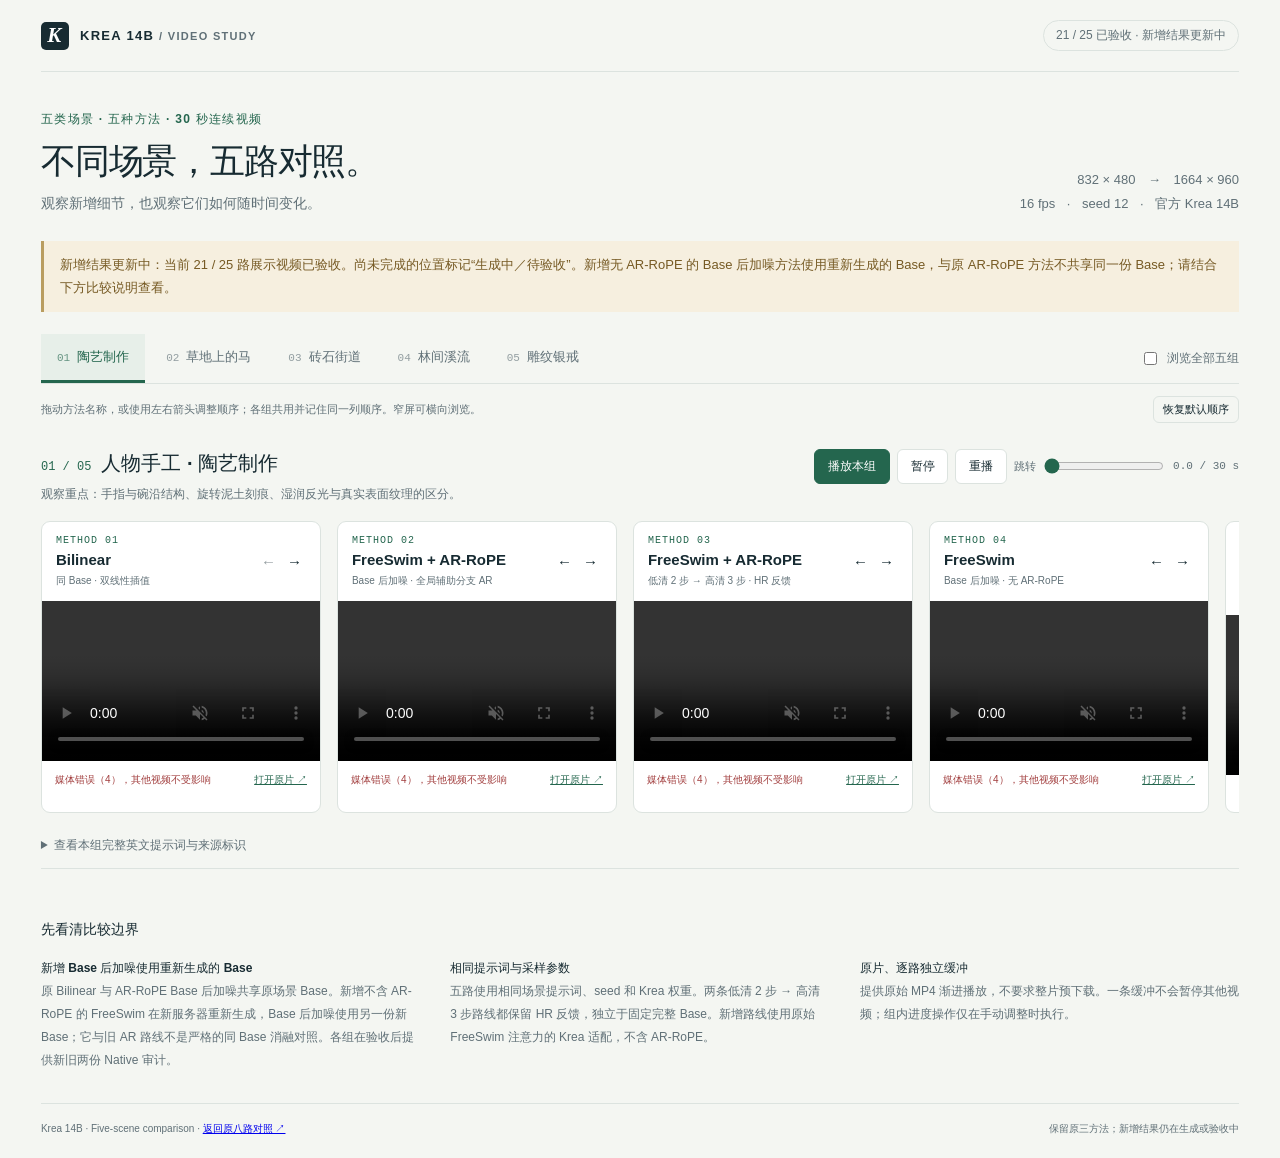
<file: five-scenes-20261026/index.html>
<!doctype html>
<html lang="zh-CN">
<head>
  <meta charset="utf-8">
  <meta name="viewport" content="width=device-width, initial-scale=1">
  <meta name="description" content="Krea 14B 五场景、五种方法视频对照：Bilinear、FreeSwim 与 AR-RoPE 的 Base 后加噪及低清到高清路线。">
  <title>Krea 14B · 五场景五方法对照</title>
  <link rel="stylesheet" href="./viewer.css">
  <script type="module" src="./viewer.mjs"></script>
</head>
<body>
  <header class="masthead">
    <div class="brand"><span class="brand-mark" aria-hidden="true">K</span><span>KREA 14B <span class="brand-caption">/ VIDEO STUDY</span></span></div>
    <span class="status-badge" id="page-status">正在读取实验清单</span>
  </header>
  <main>
    <section class="intro" aria-labelledby="page-title">
      <div><p class="eyebrow">五类场景 · 五种方法 · 30 秒连续视频</p><h1 id="page-title">不同场景，五路对照。</h1><p class="intro-copy">观察新增细节，也观察它们如何随时间变化。</p></div>
      <div class="specifications" aria-label="实验目标规格"><span>832 × 480 <b>→</b> 1664 × 960</span><span>16 fps <i>·</i> seed 12 <i>·</i> 官方 Krea 14B</span></div>
    </section>
    <div id="preparation-notice" class="notice" role="status" hidden></div>
    <section class="workspace" aria-label="视频对照">
      <div class="scene-toolbar">
        <nav id="scene-tabs" aria-label="选择场景"></nav>
        <label class="all-toggle"><input type="checkbox" id="show-all"> 浏览全部五组</label>
      </div>
      <div class="order-help"><span>拖动方法名称，或使用左右箭头调整顺序；各组共用并记住同一列顺序。窄屏可横向浏览。</span><button type="button" id="reset-order">恢复默认顺序</button></div>
      <div id="scene-groups"></div>
    </section>
    <section class="comparison-note" aria-labelledby="comparison-title">
      <h2 id="comparison-title">先看清比较边界</h2>
      <div><p><strong>新增 Base 后加噪使用重新生成的 Base</strong><br>原 Bilinear 与 AR-RoPE Base 后加噪共享原场景 Base。新增不含 AR-RoPE 的 FreeSwim 在新服务器重新生成，Base 后加噪使用另一份新 Base；它与旧 AR 路线不是严格的同 Base 消融对照。各组在验收后提供新旧两份 Native 审计。</p><p><strong>相同提示词与采样参数</strong><br>五路使用相同场景提示词、seed 和 Krea 权重。两条低清 2 步 → 高清 3 步路线都保留 HR 反馈，独立于固定完整 Base。新增路线使用原始 FreeSwim 注意力的 Krea 适配，不含 AR-RoPE。</p><p><strong>原片、逐路独立缓冲</strong><br>提供原始 MP4 渐进播放，不要求整片预下载。一条缓冲不会暂停其他视频；组内进度操作仅在手动调整时执行。</p></div>
    </section>
  </main>
  <footer><span>Krea 14B · Five-scene comparison · <a href="../">返回原八路对照 ↗</a></span><span id="footer-status">正在核对本轮媒体清单</span></footer>
  <div id="announcement" class="sr-only" aria-live="polite"></div>
  <noscript><p class="notice">此对照页需要 JavaScript 读取实验清单与播放控件。不会自动显示其他实验视频。</p></noscript>
</body>
</html>
</file>
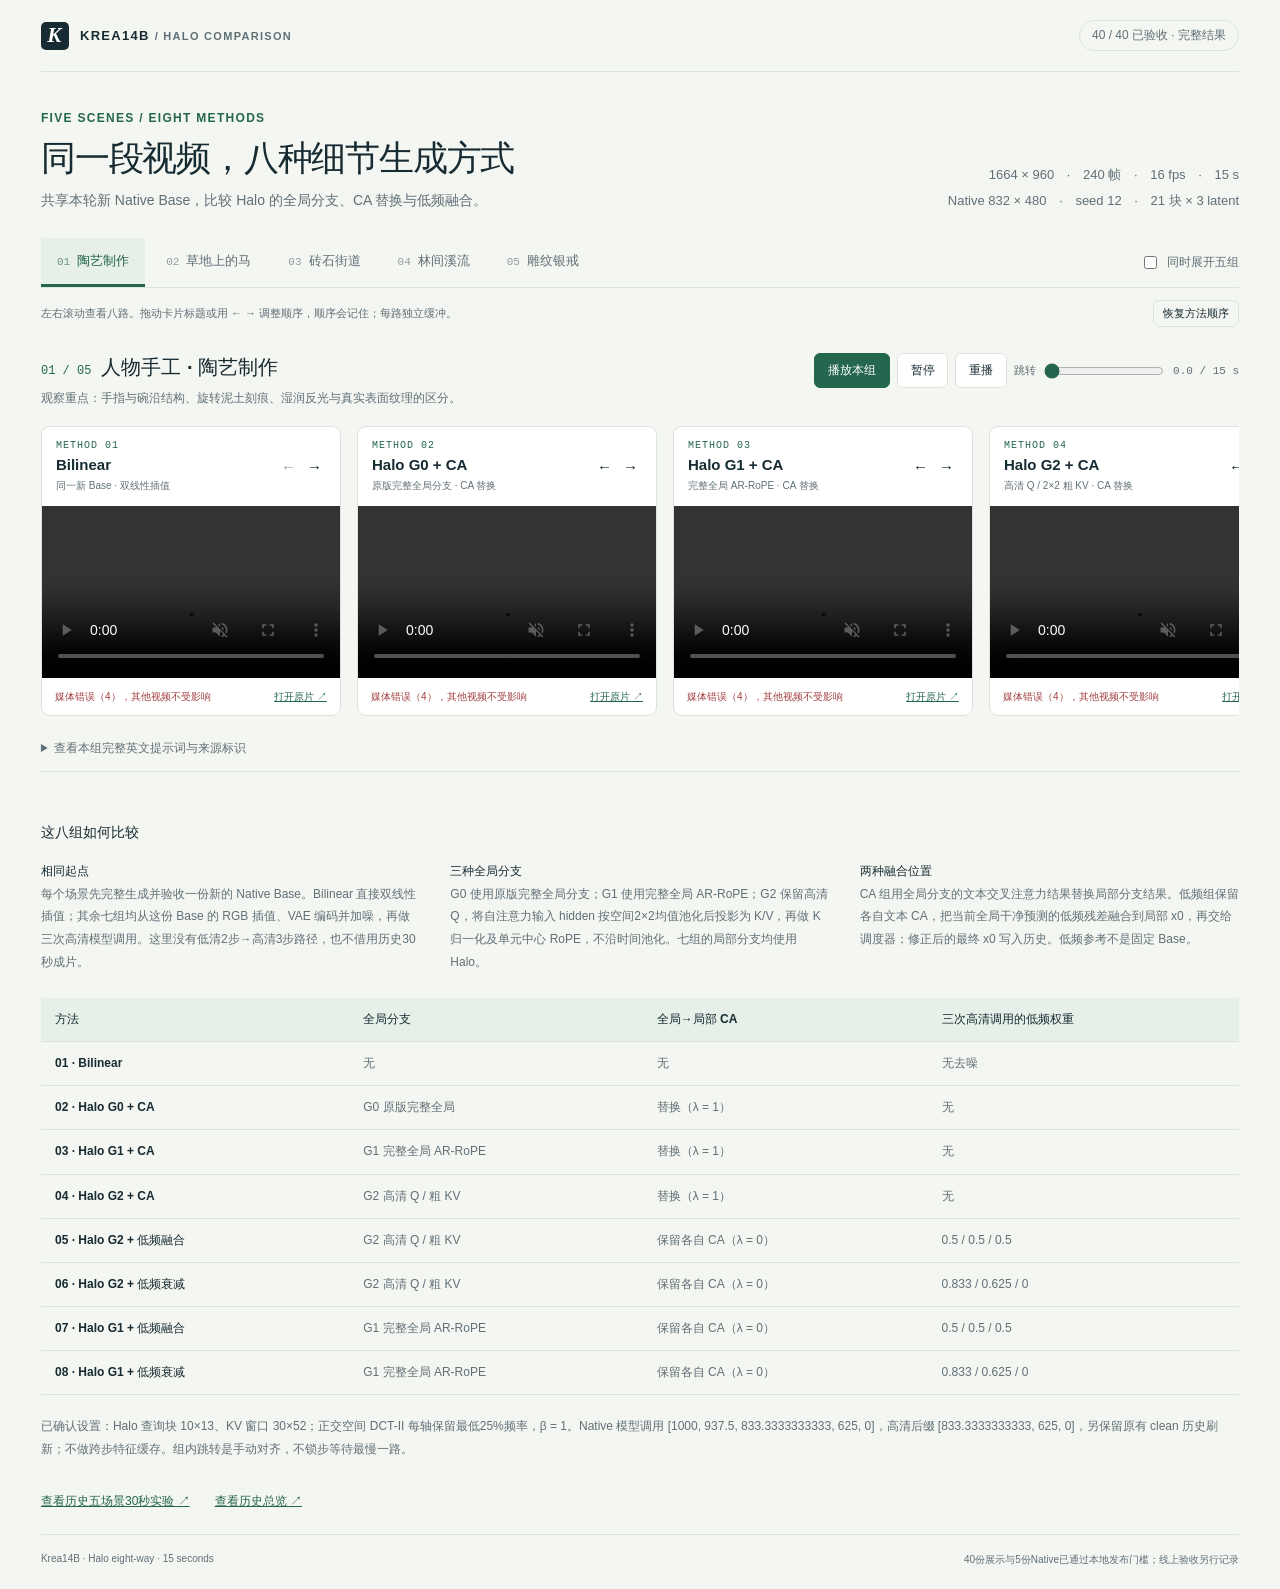
<file: halo-eight-15s-20261103/index.html>
<!doctype html>
<html lang="zh-CN">
<head>
  <meta charset="utf-8">
  <meta name="viewport" content="width=device-width, initial-scale=1">
  <meta name="description" content="Krea14B 五场景八方法15秒对比：共享新Native Base、Halo全局分支与低频融合。">
  <title>Krea14B · 五场景八方法 · 15秒对比</title>
  <link rel="stylesheet" href="./viewer.css">
  <script type="module" src="./viewer.mjs"></script>
</head>
<body>
  <header class="masthead">
    <div class="brand"><span class="brand-mark" aria-hidden="true">K</span><span>KREA14B <span class="brand-caption"> / HALO COMPARISON</span></span></div>
    <span class="status-badge" id="page-status">读取实验清单…</span>
  </header>
  <main>
    <section class="intro">
      <div><p class="eyebrow">FIVE SCENES / EIGHT METHODS</p><h1>同一段视频，八种细节生成方式</h1><p class="intro-copy">共享本轮新 Native Base，比较 Halo 的全局分支、CA 替换与低频融合。</p></div>
      <div class="specifications"><span>1664 × 960 <b>·</b> 240 帧 <b>·</b> 16 fps <b>·</b> 15 s</span><span>Native 832 × 480 <b>·</b> seed 12 <b>·</b> 21 块 × 3 latent</span></div>
    </section>
    <p class="notice" id="preparation-notice">正在核对实验清单与已验收原片。未完成的视频会保留待完成状态。</p>
    <section id="partial-publication-summary" class="publication-progress" aria-label="部分结果进度" hidden>
      <div><span>可播放展示</span><strong id="display-ready-count">—</strong></div>
      <div><span>已验收 Native</span><strong id="native-ready-count">—</strong></div>
      <div><span>尚未接入展示</span><strong id="pending-display-count">—</strong></div>
      <p>更新于 <time id="publication-updated"></time><br><a id="partial-report-link">查看本次部分结果验收汇总 ↗</a></p>
    </section>
    <nav class="scene-toolbar" aria-label="选择场景"><div id="scene-tabs"></div><label class="all-toggle"><input id="show-all" type="checkbox">同时展开五组</label></nav>
    <div class="order-help"><span>左右滚动查看八路。拖动卡片标题或用 ← → 调整顺序，顺序会记住；每路独立缓冲。</span><button type="button" id="reset-order">恢复方法顺序</button></div>
    <div id="scene-groups"></div>
    <section class="comparison-note" aria-labelledby="comparison-heading">
      <h2 id="comparison-heading">这八组如何比较</h2>
      <div>
        <p><strong>相同起点</strong><br>每个场景先完整生成并验收一份新的 Native Base。Bilinear 直接双线性插值；其余七组均从这份 Base 的 RGB 插值、VAE 编码并加噪，再做三次高清模型调用。这里没有低清2步→高清3步路径，也不借用历史30秒成片。</p>
        <p><strong>三种全局分支</strong><br>G0 使用原版完整全局分支；G1 使用完整全局 AR-RoPE；G2 保留高清 Q，将自注意力输入 hidden 按空间2×2均值池化后投影为 K/V，再做 K 归一化及单元中心 RoPE，不沿时间池化。七组的局部分支均使用 Halo。</p>
        <p><strong>两种融合位置</strong><br>CA 组用全局分支的文本交叉注意力结果替换局部分支结果。低频组保留各自文本 CA，把当前全局干净预测的低频残差融合到局部 x0，再交给调度器；修正后的最终 x0 写入历史。低频参考不是固定 Base。</p>
      </div>
      <div class="table-scroll" tabindex="0" aria-label="八组方法定义，可横向滚动">
        <table><thead><tr><th>方法</th><th>全局分支</th><th>全局→局部 CA</th><th>三次高清调用的低频权重</th></tr></thead><tbody>
          <tr><th>01 · Bilinear</th><td>无</td><td>无</td><td>无去噪</td></tr>
          <tr><th>02 · Halo G0 + CA</th><td>G0 原版完整全局</td><td>替换（λ = 1）</td><td>无</td></tr>
          <tr><th>03 · Halo G1 + CA</th><td>G1 完整全局 AR-RoPE</td><td>替换（λ = 1）</td><td>无</td></tr>
          <tr><th>04 · Halo G2 + CA</th><td>G2 高清 Q / 粗 KV</td><td>替换（λ = 1）</td><td>无</td></tr>
          <tr><th>05 · Halo G2 + 低频融合</th><td>G2 高清 Q / 粗 KV</td><td>保留各自 CA（λ = 0）</td><td>0.5 / 0.5 / 0.5</td></tr>
          <tr><th>06 · Halo G2 + 低频衰减</th><td>G2 高清 Q / 粗 KV</td><td>保留各自 CA（λ = 0）</td><td>0.833 / 0.625 / 0</td></tr>
          <tr><th>07 · Halo G1 + 低频融合</th><td>G1 完整全局 AR-RoPE</td><td>保留各自 CA（λ = 0）</td><td>0.5 / 0.5 / 0.5</td></tr>
          <tr><th>08 · Halo G1 + 低频衰减</th><td>G1 完整全局 AR-RoPE</td><td>保留各自 CA（λ = 0）</td><td>0.833 / 0.625 / 0</td></tr>
        </tbody></table>
      </div>
      <p class="protocol-note">已确认设置：Halo 查询块 10×13、KV 窗口 30×52；正交空间 DCT-II 每轴保留最低25%频率，β = 1。Native 模型调用 [1000, 937.5, 833.3333333333, 625, 0]，高清后缀 [833.3333333333, 625, 0]，另保留原有 clean 历史刷新；不做跨步特征缓存。组内跳转是手动对齐，不锁步等待最慢一路。</p>
    </section>
    <aside class="history-links" aria-label="历史实验"><a href="../five-scenes-20261026/">查看历史五场景30秒实验 ↗</a><a href="../">查看历史总览 ↗</a></aside>
  </main>
  <footer><span>Krea14B · Halo eight-way · 15 seconds</span><span id="footer-status">待生成 / 待验收</span></footer>
  <p id="announcement" class="sr-only" role="status" aria-live="polite"></p>
</body>
</html>
</file>
<file: five-scenes-20261026/viewer.css>
:root{color-scheme:light;--ink:#172b32;--muted:#607077;--line:#dce3df;--paper:#f4f6f2;--white:#fff;--accent:#24664e;--soft:#e7efe9;--amber:#765a24;font-family:Inter,"Segoe UI","Microsoft YaHei",sans-serif;font-synthesis:none}
*{box-sizing:border-box}body{margin:0;background:var(--paper);color:var(--ink)}button,input,select{font:inherit}button{cursor:pointer}button:disabled,input:disabled{cursor:not-allowed;opacity:.45}button:focus-visible,input:focus-visible,summary:focus-visible,a:focus-visible{outline:3px solid #77ab91;outline-offset:3px}button{border:1px solid var(--line);border-radius:6px;background:var(--white);color:var(--ink);padding:.5rem .8rem}button:hover:not(:disabled){background:var(--soft)}[hidden]{display:none!important}.masthead{min-height:72px;margin:0 3.2vw;display:flex;align-items:center;justify-content:space-between;border-bottom:1px solid var(--line);gap:1rem}.brand{display:flex;align-items:center;gap:11px;font-size:13px;font-weight:750;letter-spacing:1.3px}.brand-mark{display:grid;place-items:center;background:var(--ink);color:white;width:28px;height:28px;border-radius:5px;font:italic bold 21px Georgia}.brand-caption{color:var(--muted);font-size:11px}.status-badge{border:1px solid var(--line);border-radius:30px;padding:6px 12px;color:var(--muted);font-size:12px}main{margin:0 auto;padding:0 3.2vw;max-width:1920px}.intro{display:flex;align-items:flex-end;justify-content:space-between;gap:30px;padding:39px 0 28px}.eyebrow{color:var(--accent);font-size:12px;font-weight:650;letter-spacing:1.3px;margin:0 0 13px}h1{font-size:clamp(26px,2.7vw,42px);line-height:1.2;letter-spacing:-1.2px;margin:0;font-weight:650}.intro-copy{color:var(--muted);margin:13px 0 0;font-size:14px}.specifications{display:grid;gap:8px;font-size:13px;text-align:right;white-space:nowrap;color:var(--muted)}.specifications b{margin:0 9px;font-weight:400}.specifications i{font-style:normal;margin:0 8px}.notice{padding:13px 16px;border-left:3px solid #b99d60;background:#f6efdf;color:var(--amber);font-size:13px;line-height:1.7;margin:0 0 22px}.scene-toolbar{display:flex;align-items:center;justify-content:space-between;gap:18px;border-bottom:1px solid var(--line)}#scene-tabs{display:flex;gap:5px;flex-wrap:wrap}.scene-tab{border:0;border-bottom:3px solid transparent;border-radius:0;background:transparent;padding:14px 16px;font-size:13px;color:var(--muted)}.scene-tab[aria-current="true"]{color:var(--accent);border-bottom-color:var(--accent);font-weight:650;background:var(--soft)}.scene-tab .tab-number{font:11px ui-monospace,monospace;opacity:.65;margin-right:7px}.all-toggle{display:flex;align-items:center;gap:7px;font-size:12px;white-space:nowrap;color:var(--muted);padding:12px 0}.all-toggle input{accent-color:var(--accent)}.order-help{display:flex;justify-content:space-between;align-items:center;gap:20px;color:var(--muted);font-size:11px;padding:12px 0 8px}.order-help button{font-size:11px;padding:5px 9px;background:transparent}.scene-group{padding:18px 0 28px}.scene-heading{display:flex;align-items:flex-start;justify-content:space-between;gap:20px;margin-bottom:17px}.scene-heading h2{font-size:20px;line-height:1.4;margin:0 0 7px;font-weight:650}.scene-index{font:12px ui-monospace,monospace;color:var(--accent);margin-right:10px}.observation{color:var(--muted);font-size:12px;line-height:1.7;margin:0;max-width:780px}.group-controls{display:flex;align-items:center;justify-content:flex-end;gap:7px;flex-wrap:wrap}.group-controls button{font-size:12px;white-space:nowrap}.group-controls .primary{background:var(--accent);color:#fff;border-color:var(--accent)}.group-controls .primary:hover:not(:disabled){background:#1b513e}.group-controls label{color:var(--muted);font-size:11px;display:flex;align-items:center;gap:6px}.group-controls input{accent-color:var(--accent);width:120px;max-width:20vw}.time-label{font:11px ui-monospace,monospace;color:var(--muted);min-width:58px}.video-grid{display:grid;grid-template-columns:repeat(5,minmax(280px,1fr));gap:16px;overflow-x:auto;padding-bottom:8px}.video-card{background:var(--white);border:1px solid var(--line);border-radius:9px;overflow:hidden;min-width:0}.card-header{padding:13px 14px;display:flex;align-items:center;justify-content:space-between;gap:5px;min-height:77px;cursor:grab}.card-header:active{cursor:grabbing}.method-label{min-width:0}.method-number{display:block;font:10px ui-monospace,monospace;letter-spacing:1px;color:var(--accent);margin-bottom:5px}.card-header h3{font-size:15px;font-weight:650;line-height:1.2;margin:0 0 5px}.subtitle{font-size:10px;color:var(--muted);line-height:1.4;margin:0}.move-controls{display:flex;gap:3px;flex-shrink:0}.move-controls button{padding:3px;width:23px;height:25px;font-size:15px;border-color:transparent;background:transparent}.move-controls button:hover:not(:disabled){border-color:var(--line)}.media-frame{aspect-ratio:26/15;background:#17252c;display:flex;align-items:center;justify-content:center;position:relative;overflow:hidden}.media-frame video{display:block;width:100%;height:100%;object-fit:contain;background:#111;aspect-ratio:26/15}.pending{display:flex;align-items:center;flex-direction:column;padding:24px;text-align:center;color:#a4b4b7;font-size:12px;line-height:1.7}.pending .pending-icon{font-size:22px;color:#809a91;margin-bottom:9px}.pending strong{font-weight:500;color:#d3deda;font-size:14px}.card-footer{display:flex;align-items:center;justify-content:space-between;gap:10px;min-height:37px;padding:9px 13px;font-size:10px;color:var(--muted);line-height:1.5}.card-footer a{color:var(--accent)}.media-status.error{color:#a23f3f}.video-card.drag-over{outline:2px solid var(--accent);outline-offset:2px}.prompt-details{margin:16px 0 0;color:var(--muted);font-size:12px;border-bottom:1px solid var(--line);padding-bottom:14px}.prompt-details summary{cursor:pointer;list-style-position:inside}.prompt-body{margin:13px 0 5px;line-height:1.8;max-width:1100px}.prompt-hash{font:10px ui-monospace,monospace;overflow-wrap:anywhere;opacity:.75}.comparison-note{padding:24px 0 32px}.comparison-note h2{font-size:14px;margin:0 0 18px;font-weight:650}.comparison-note>div{display:grid;grid-template-columns:repeat(3,minmax(0,1fr));gap:30px}.comparison-note p{font-size:12px;line-height:1.9;color:var(--muted);margin:0}.comparison-note strong{color:var(--ink);font-weight:600}footer{margin:0 3.2vw;padding:18px 0 22px;border-top:1px solid var(--line);display:flex;justify-content:space-between;gap:18px;color:var(--muted);font-size:10px}.sr-only{position:absolute;width:1px;height:1px;padding:0;margin:-1px;overflow:hidden;clip:rect(0,0,0,0);white-space:nowrap;border:0}
@media(min-width:1600px){.subtitle{font-size:12px}.card-header h3{font-size:18px}.card-header{padding:17px}.scene-heading h2{font-size:23px}}
@media(max-width:1100px){.scene-toolbar{align-items:flex-start;flex-direction:column;gap:0}.all-toggle{padding:8px 0}.scene-heading{flex-direction:column;gap:14px}.group-controls{justify-content:flex-start}.intro{gap:12px}.specifications{font-size:11px}.video-grid{gap:10px}.card-header{padding:11px 9px}.card-header h3{font-size:13px}.move-controls{flex-direction:column}.move-controls button{height:19px;font-size:12px}.subtitle{font-size:10px}}
@media(max-width:760px){.masthead{min-height:63px}.brand-caption{display:none}.intro{display:block;padding:29px 0 22px}.specifications{text-align:left;margin-top:19px;gap:5px;font-size:12px}.status-badge{font-size:10px;padding:5px 8px}.scene-tab{padding:11px 10px;font-size:12px}.video-grid{grid-template-columns:1fr;gap:18px}.card-header{min-height:73px;padding:13px 15px}.card-header h3{font-size:16px}.subtitle{font-size:12px}.move-controls{flex-direction:row}.move-controls button{height:29px;width:28px;font-size:16px}.order-help{align-items:flex-start;gap:14px;line-height:1.7}.order-help>span{max-width:68%}.order-help button{white-space:nowrap}.scene-heading h2{font-size:19px}.group-controls{width:100%}.group-controls input{max-width:unset;width:110px}.comparison-note>div{grid-template-columns:1fr;gap:17px}footer{flex-direction:column;gap:8px}.media-frame video{max-height:none}.scene-group{padding-top:15px}.prompt-details{line-height:1.8}}
@media(prefers-reduced-motion:reduce){*{scroll-behavior:auto!important}}
</file>
<file: halo-eight-15s-20261103/viewer.css>
:root{color-scheme:light;--ink:#172b32;--muted:#607077;--line:#dce3df;--paper:#f4f6f2;--white:#fff;--accent:#24664e;--soft:#e7efe9;--amber:#765a24;font-family:Inter,"Segoe UI","Microsoft YaHei",sans-serif;font-synthesis:none}
*{box-sizing:border-box}body{margin:0;background:var(--paper);color:var(--ink)}button,input,select{font:inherit}button{cursor:pointer}button:disabled,input:disabled{cursor:not-allowed;opacity:.45}button:focus-visible,input:focus-visible,summary:focus-visible,a:focus-visible{outline:3px solid #77ab91;outline-offset:3px}button{border:1px solid var(--line);border-radius:6px;background:var(--white);color:var(--ink);padding:.5rem .8rem}button:hover:not(:disabled){background:var(--soft)}[hidden]{display:none!important}.masthead{min-height:72px;margin:0 3.2vw;display:flex;align-items:center;justify-content:space-between;border-bottom:1px solid var(--line);gap:1rem}.brand{display:flex;align-items:center;gap:11px;font-size:13px;font-weight:750;letter-spacing:1.3px}.brand-mark{display:grid;place-items:center;background:var(--ink);color:white;width:28px;height:28px;border-radius:5px;font:italic bold 21px Georgia}.brand-caption{color:var(--muted);font-size:11px}.status-badge{border:1px solid var(--line);border-radius:30px;padding:6px 12px;color:var(--muted);font-size:12px}main{margin:0 auto;padding:0 3.2vw;max-width:1920px}.intro{display:flex;align-items:flex-end;justify-content:space-between;gap:30px;padding:39px 0 28px}.eyebrow{color:var(--accent);font-size:12px;font-weight:650;letter-spacing:1.3px;margin:0 0 13px}h1{font-size:clamp(26px,2.7vw,42px);line-height:1.2;letter-spacing:-1.2px;margin:0;font-weight:650}.intro-copy{color:var(--muted);margin:13px 0 0;font-size:14px}.specifications{display:grid;gap:8px;font-size:13px;text-align:right;white-space:nowrap;color:var(--muted)}.specifications b{margin:0 9px;font-weight:400}.specifications i{font-style:normal;margin:0 8px}.notice{padding:13px 16px;border-left:3px solid #b99d60;background:#f6efdf;color:var(--amber);font-size:13px;line-height:1.7;margin:0 0 22px}.scene-toolbar{display:flex;align-items:center;justify-content:space-between;gap:18px;border-bottom:1px solid var(--line)}#scene-tabs{display:flex;gap:5px;flex-wrap:wrap}.scene-tab{border:0;border-bottom:3px solid transparent;border-radius:0;background:transparent;padding:14px 16px;font-size:13px;color:var(--muted)}.scene-tab[aria-current="true"]{color:var(--accent);border-bottom-color:var(--accent);font-weight:650;background:var(--soft)}.scene-tab .tab-number{font:11px ui-monospace,monospace;opacity:.65;margin-right:7px}.all-toggle{display:flex;align-items:center;gap:7px;font-size:12px;white-space:nowrap;color:var(--muted);padding:12px 0}.all-toggle input{accent-color:var(--accent)}.order-help{display:flex;justify-content:space-between;align-items:center;gap:20px;color:var(--muted);font-size:11px;padding:12px 0 8px}.order-help button{font-size:11px;padding:5px 9px;background:transparent}.scene-group{padding:18px 0 28px}.scene-heading{display:flex;align-items:flex-start;justify-content:space-between;gap:20px;margin-bottom:17px}.scene-heading h2{font-size:20px;line-height:1.4;margin:0 0 7px;font-weight:650}.scene-index{font:12px ui-monospace,monospace;color:var(--accent);margin-right:10px}.observation{color:var(--muted);font-size:12px;line-height:1.7;margin:0;max-width:780px}.group-controls{display:flex;align-items:center;justify-content:flex-end;gap:7px;flex-wrap:wrap}.group-controls button{font-size:12px;white-space:nowrap}.group-controls .primary{background:var(--accent);color:#fff;border-color:var(--accent)}.group-controls .primary:hover:not(:disabled){background:#1b513e}.group-controls label{color:var(--muted);font-size:11px;display:flex;align-items:center;gap:6px}.group-controls input{accent-color:var(--accent);width:120px;max-width:20vw}.time-label{font:11px ui-monospace,monospace;color:var(--muted);min-width:58px}.video-grid{display:grid;grid-template-columns:repeat(8,minmax(300px,1fr));gap:16px;overflow-x:auto;padding-bottom:8px}.video-card{background:var(--white);border:1px solid var(--line);border-radius:9px;overflow:hidden;min-width:0}.card-header{padding:13px 14px;display:flex;align-items:center;justify-content:space-between;gap:5px;min-height:77px;cursor:grab}.card-header:active{cursor:grabbing}.method-label{min-width:0}.method-number{display:block;font:10px ui-monospace,monospace;letter-spacing:1px;color:var(--accent);margin-bottom:5px}.card-header h3{font-size:15px;font-weight:650;line-height:1.2;margin:0 0 5px}.subtitle{font-size:10px;color:var(--muted);line-height:1.4;margin:0}.move-controls{display:flex;gap:3px;flex-shrink:0}.move-controls button{padding:3px;width:23px;height:25px;font-size:15px;border-color:transparent;background:transparent}.move-controls button:hover:not(:disabled){border-color:var(--line)}.media-frame{aspect-ratio:26/15;background:#17252c;display:flex;align-items:center;justify-content:center;position:relative;overflow:hidden}.media-frame video{display:block;width:100%;height:100%;object-fit:contain;background:#111;aspect-ratio:26/15}.pending{display:flex;align-items:center;flex-direction:column;padding:24px;text-align:center;color:#a4b4b7;font-size:12px;line-height:1.7}.pending .pending-icon{font-size:22px;color:#809a91;margin-bottom:9px}.pending strong{font-weight:500;color:#d3deda;font-size:14px}.card-footer{display:flex;align-items:center;justify-content:space-between;gap:10px;min-height:37px;padding:9px 13px;font-size:10px;color:var(--muted);line-height:1.5}.card-footer a{color:var(--accent)}.media-status.error{color:#a23f3f}.video-card.drag-over{outline:2px solid var(--accent);outline-offset:2px}.prompt-details{margin:16px 0 0;color:var(--muted);font-size:12px;border-bottom:1px solid var(--line);padding-bottom:14px}.prompt-details summary{cursor:pointer;list-style-position:inside}.prompt-body{margin:13px 0 5px;line-height:1.8;max-width:1100px}.prompt-hash{font:10px ui-monospace,monospace;overflow-wrap:anywhere;opacity:.75}.comparison-note{padding:24px 0 32px}.comparison-note h2{font-size:14px;margin:0 0 18px;font-weight:650}.comparison-note>div{display:grid;grid-template-columns:repeat(3,minmax(0,1fr));gap:30px}.comparison-note p{font-size:12px;line-height:1.9;color:var(--muted);margin:0}.comparison-note strong{color:var(--ink);font-weight:600}footer{margin:0 3.2vw;padding:18px 0 22px;border-top:1px solid var(--line);display:flex;justify-content:space-between;gap:18px;color:var(--muted);font-size:10px}.sr-only{position:absolute;width:1px;height:1px;padding:0;margin:-1px;overflow:hidden;clip:rect(0,0,0,0);white-space:nowrap;border:0}
@media(min-width:1600px){.subtitle{font-size:12px}.card-header h3{font-size:18px}.card-header{padding:17px}.scene-heading h2{font-size:23px}}
@media(max-width:1100px){.scene-toolbar{align-items:flex-start;flex-direction:column;gap:0}.all-toggle{padding:8px 0}.scene-heading{flex-direction:column;gap:14px}.group-controls{justify-content:flex-start}.intro{gap:12px}.specifications{font-size:11px}.video-grid{gap:10px}.card-header{padding:11px 9px}.card-header h3{font-size:13px}.move-controls{flex-direction:column}.move-controls button{height:19px;font-size:12px}.subtitle{font-size:10px}}
@media(max-width:760px){.masthead{min-height:63px}.brand-caption{display:none}.intro{display:block;padding:29px 0 22px}.specifications{text-align:left;margin-top:19px;gap:5px;font-size:12px}.status-badge{font-size:10px;padding:5px 8px}.scene-tab{padding:11px 10px;font-size:12px}.video-grid{grid-template-columns:repeat(8,minmax(285px,82vw));gap:12px}.card-header{min-height:73px;padding:13px 15px}.card-header h3{font-size:16px}.subtitle{font-size:12px}.move-controls{flex-direction:row}.move-controls button{height:29px;width:28px;font-size:16px}.order-help{align-items:flex-start;gap:14px;line-height:1.7}.order-help>span{max-width:68%}.order-help button{white-space:nowrap}.scene-heading h2{font-size:19px}.group-controls{width:100%}.group-controls input{max-width:unset;width:110px}.comparison-note>div{grid-template-columns:1fr;gap:17px}footer{flex-direction:column;gap:8px}.media-frame video{max-height:none}.scene-group{padding-top:15px}.prompt-details{line-height:1.8}}
@media(prefers-reduced-motion:reduce){*{scroll-behavior:auto!important}}
.publication-progress{display:flex;gap:28px;align-items:center;flex-wrap:wrap;padding:0 0 24px}.publication-progress>div{display:grid;gap:5px;min-width:110px}.publication-progress span{font-size:11px;color:var(--muted)}.publication-progress strong{font-size:23px;line-height:1.2;font-weight:600}.publication-progress p{margin:0 0 0 auto;font-size:11px;line-height:1.8;color:var(--muted)}.publication-progress a{color:var(--accent)}.scene-availability{font-size:11px;color:var(--accent);margin:8px 0 0}.tab-ready-count{margin-left:7px;font:10px ui-monospace,monospace;opacity:.8}@media(max-width:760px){.publication-progress{gap:18px}.publication-progress>div{min-width:90px}.publication-progress p{width:100%;margin-left:0}.publication-progress strong{font-size:21px}}

main,.scene-group,#scene-groups{min-width:0}.video-grid{max-width:100%;scrollbar-width:auto;scrollbar-color:#8da398 #e7efe9;overscroll-behavior-x:contain}.video-grid:focus-visible{outline:2px solid var(--accent);outline-offset:4px}.table-scroll{display:block!important;overflow-x:auto;margin-top:24px;max-width:100%}table{width:100%;min-width:680px;border-collapse:collapse;font-size:12px;text-align:left}th,td{padding:12px 14px;border-bottom:1px solid var(--line);line-height:1.6}thead{background:var(--soft)}tbody th{font-weight:550}td{color:var(--muted)}.protocol-note{margin-top:20px!important;max-width:1250px}.history-links{display:flex;flex-wrap:wrap;gap:14px 25px;font-size:12px;padding:0 0 24px}.history-links a{color:var(--accent)}
</file>
